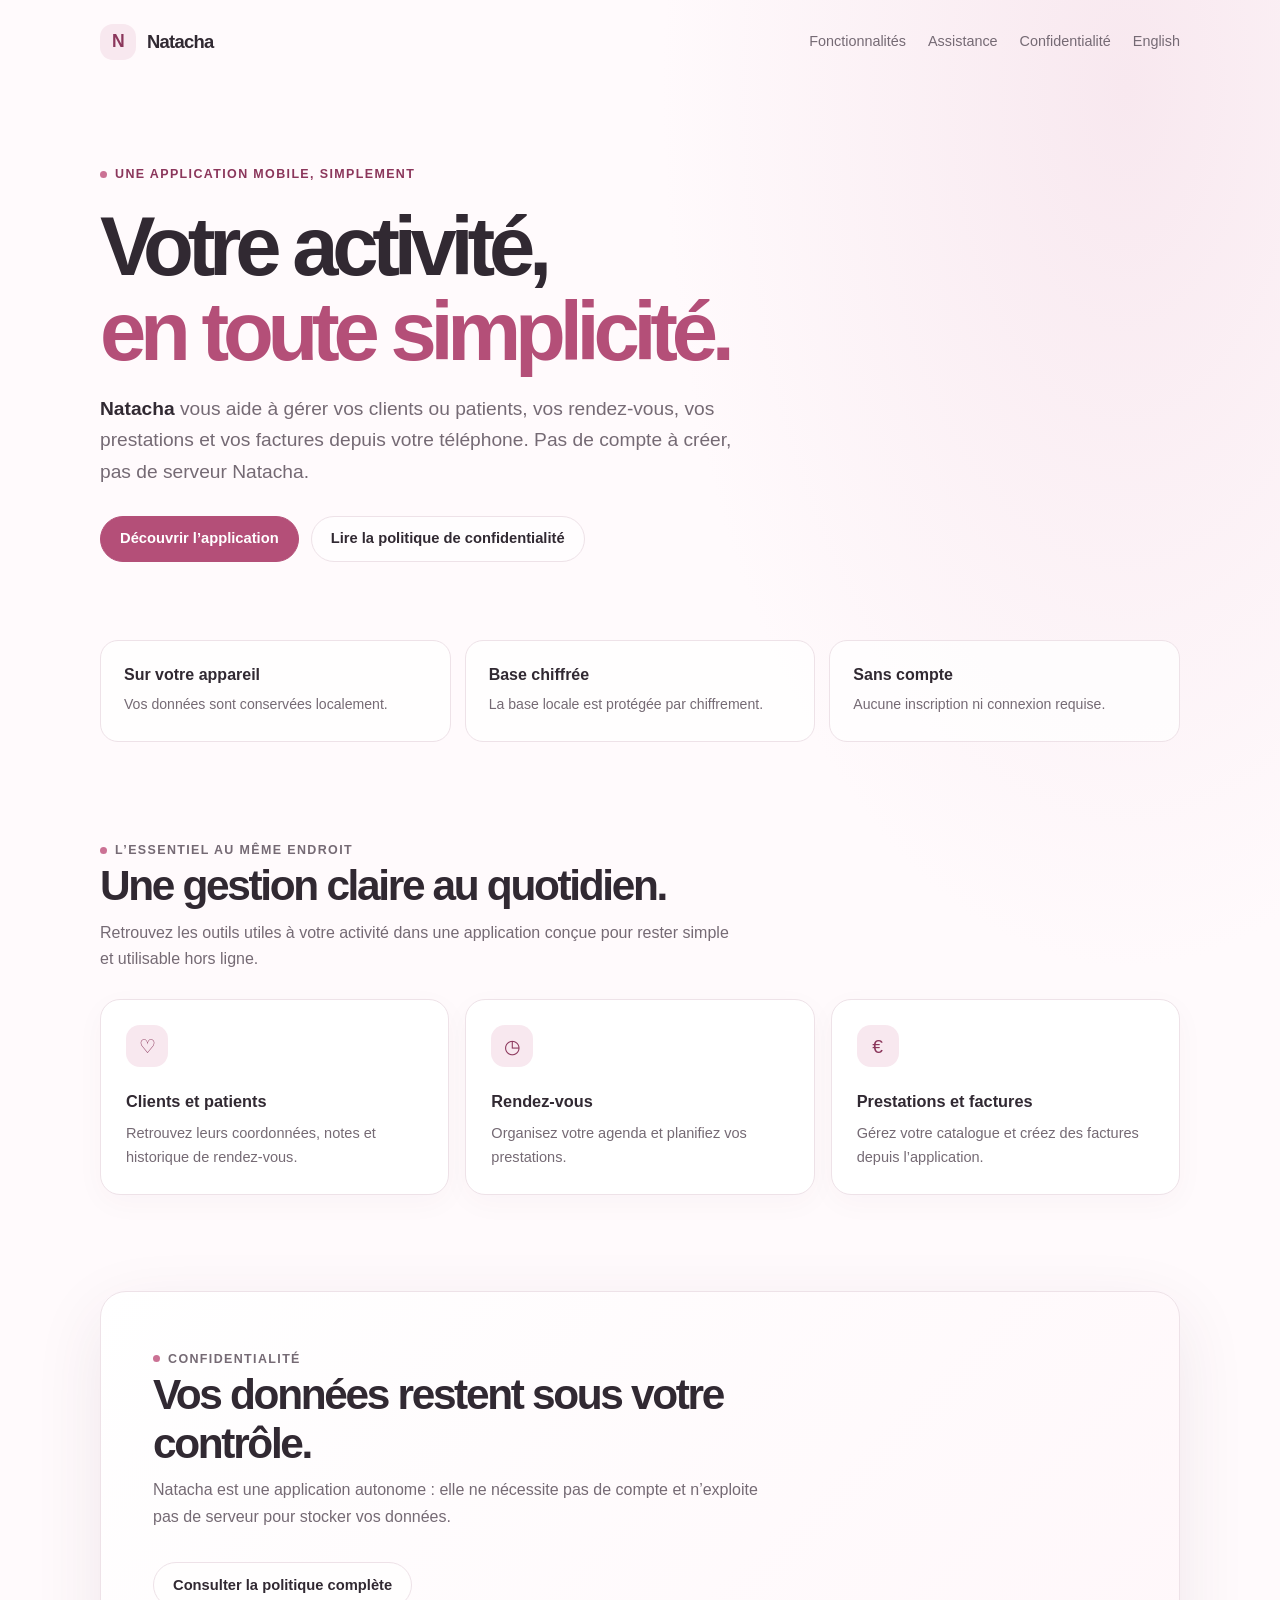
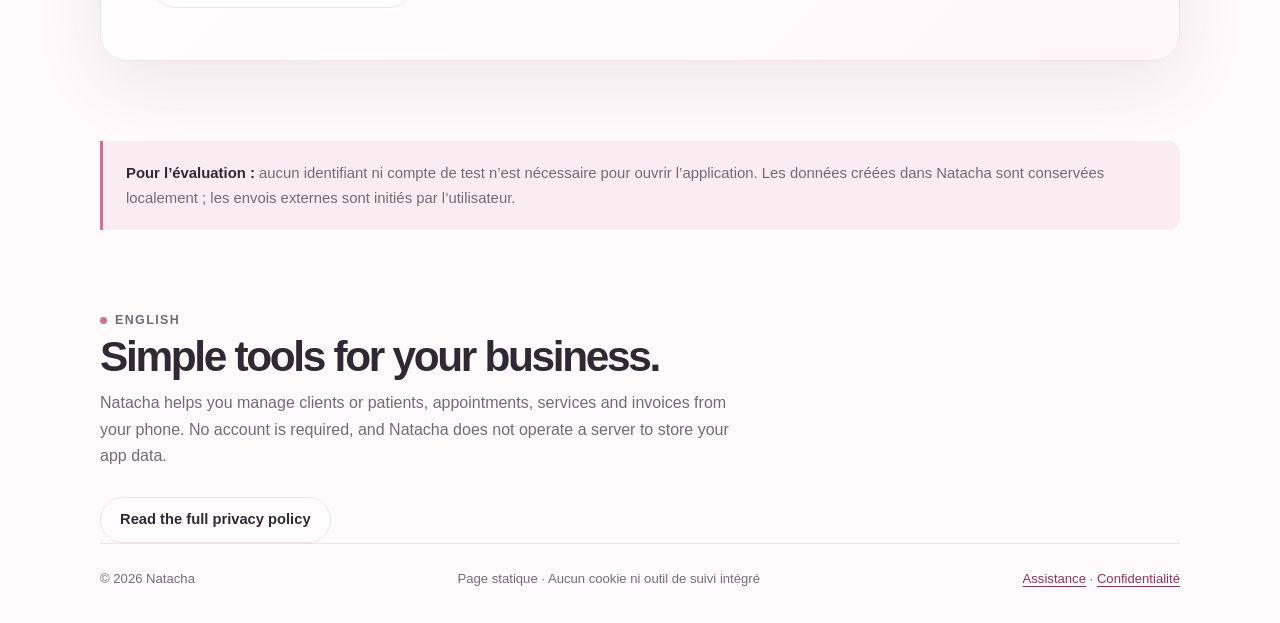
<file: index.html>
<!doctype html>
<html lang="fr">
  <head>
    <meta charset="utf-8" />
    <meta name="viewport" content="width=device-width, initial-scale=1" />
    <meta
      name="description"
      content="Natacha, une application mobile simple pour gérer ses clients, rendez-vous et factures."
    />
    <meta name="theme-color" content="#fffafc" />
    <title>Natacha — gestion simple, données protégées</title>
    <style>
      :root {
        color-scheme: light;
        --ink: #312932;
        --muted: #756a74;
        --pink: #b44f78;
        --pink-dark: #8b365b;
        --pink-light: #f8e8ef;
        --paper: #fffafc;
        --line: #eee2e8;
        --white: #fff;
        --shadow: 0 22px 70px rgb(80 43 61 / 9%);
        font-family:
          -apple-system, BlinkMacSystemFont, "Segoe UI", sans-serif;
      }

      * {
        box-sizing: border-box;
      }

      html {
        scroll-behavior: smooth;
      }

      body {
        margin: 0;
        background:
          radial-gradient(ellipse at 88% 4%, #f8e8ef 0, transparent 29rem),
          var(--paper);
        color: var(--ink);
        line-height: 1.65;
      }

      a {
        color: var(--pink-dark);
        text-underline-offset: 0.2em;
      }

      a:focus-visible {
        outline: 3px solid #d88baa;
        outline-offset: 4px;
        border-radius: 4px;
      }

      .shell {
        width: min(100% - 40px, 1080px);
        margin-inline: auto;
      }

      .topbar {
        display: flex;
        flex-wrap: wrap;
        align-items: center;
        justify-content: space-between;
        gap: 12px 20px;
        min-height: 84px;
      }

      .brand {
        display: inline-flex;
        align-items: center;
        gap: 11px;
        color: var(--ink);
        font-size: 1.15rem;
        font-weight: 750;
        letter-spacing: -0.04em;
        text-decoration: none;
      }

      .brand-mark {
        display: grid;
        width: 36px;
        aspect-ratio: 1;
        place-items: center;
        border-radius: 13px;
        background: var(--pink-light);
        color: var(--pink-dark);
        font-size: 1.1rem;
      }

      .topnav {
        display: flex;
        gap: 22px;
        font-size: 0.9rem;
      }

      .topnav a {
        color: var(--muted);
        text-decoration: none;
      }

      .topnav a:hover {
        color: var(--pink-dark);
      }

      .hero {
        padding: 76px 0 78px;
      }

      .eyebrow {
        display: inline-flex;
        align-items: center;
        gap: 8px;
        margin: 0 0 20px;
        color: var(--pink-dark);
        font-size: 0.78rem;
        font-weight: 750;
        letter-spacing: 0.11em;
        text-transform: uppercase;
      }

      .eyebrow::before {
        width: 7px;
        height: 7px;
        border-radius: 50%;
        background: #cb7194;
        content: "";
      }

      h1,
      h2,
      h3,
      p {
        margin-top: 0;
      }

      h1 {
        max-width: 760px;
        margin-bottom: 18px;
        font-size: clamp(2.6rem, 7vw, 5.2rem);
        font-weight: 720;
        letter-spacing: -0.075em;
        line-height: 1.02;
      }

      h1 span {
        color: var(--pink);
      }

      .hero-copy {
        max-width: 650px;
        margin-bottom: 28px;
        color: var(--muted);
        font-size: clamp(1.02rem, 2vw, 1.2rem);
      }

      .hero-copy strong {
        color: var(--ink);
        font-weight: 650;
      }

      .hero-links {
        display: flex;
        flex-wrap: wrap;
        gap: 12px;
      }

      .button {
        display: inline-flex;
        min-height: 46px;
        align-items: center;
        justify-content: center;
        padding: 0 19px;
        border: 1px solid var(--pink);
        border-radius: 999px;
        background: var(--pink);
        color: var(--white);
        font-size: 0.92rem;
        font-weight: 650;
        text-decoration: none;
        transition:
          background 150ms ease,
          transform 150ms ease;
      }

      .button:hover {
        transform: translateY(-1px);
        background: var(--pink-dark);
      }

      .button.secondary {
        border-color: var(--line);
        background: rgb(255 255 255 / 70%);
        color: var(--ink);
      }

      .button.secondary:hover {
        background: var(--white);
      }

      .trust-row {
        display: grid;
        grid-template-columns: repeat(3, 1fr);
        gap: 14px;
        margin-bottom: 94px;
      }

      .trust-item {
        min-height: 102px;
        padding: 21px 23px;
        border: 1px solid var(--line);
        border-radius: 18px;
        background: rgb(255 255 255 / 75%);
      }

      .trust-item strong {
        display: block;
        margin-bottom: 3px;
        font-size: 1rem;
      }

      .trust-item span {
        color: var(--muted);
        font-size: 0.88rem;
      }

      section {
        scroll-margin-top: 30px;
      }

      .section-heading {
        max-width: 630px;
        margin-bottom: 27px;
      }

      .section-heading h2 {
        margin-bottom: 9px;
        font-size: clamp(1.9rem, 4vw, 2.65rem);
        letter-spacing: -0.055em;
        line-height: 1.15;
      }

      .section-heading p {
        margin-bottom: 0;
        color: var(--muted);
      }

      .features {
        padding-bottom: 96px;
      }

      .feature-grid {
        display: grid;
        grid-template-columns: repeat(3, 1fr);
        gap: 16px;
      }

      .feature {
        min-height: 190px;
        padding: 25px;
        border: 1px solid var(--line);
        border-radius: 20px;
        background: var(--white);
        box-shadow: 0 8px 30px rgb(80 43 61 / 3%);
      }

      .feature-icon {
        display: grid;
        width: 42px;
        height: 42px;
        margin-bottom: 21px;
        place-items: center;
        border-radius: 14px;
        background: var(--pink-light);
        color: var(--pink-dark);
        font-size: 1.2rem;
      }

      .feature h3 {
        margin-bottom: 6px;
        font-size: 1.02rem;
      }

      .feature p {
        margin-bottom: 0;
        color: var(--muted);
        font-size: 0.91rem;
      }

      .privacy {
        margin-bottom: 80px;
        padding: clamp(26px, 5vw, 52px);
        border: 1px solid var(--line);
        border-radius: 26px;
        background: linear-gradient(135deg, #fff 0%, #fff7fa 100%);
        box-shadow: var(--shadow);
      }

      .privacy .section-heading {
        margin-bottom: 32px;
      }

      .privacy-grid {
        display: grid;
        grid-template-columns: repeat(2, 1fr);
        gap: 24px 38px;
      }

      .privacy-item h3 {
        margin-bottom: 6px;
        font-size: 0.99rem;
      }

      .privacy-item p {
        margin-bottom: 0;
        color: var(--muted);
        font-size: 0.91rem;
      }

      .review-note {
        margin: 0 0 76px;
        padding: 20px 23px;
        border-left: 3px solid #cb7194;
        border-radius: 0 12px 12px 0;
        background: #f9edf2;
        color: var(--muted);
        font-size: 0.93rem;
      }

      .review-note strong {
        color: var(--ink);
      }

      footer {
        display: flex;
        flex-wrap: wrap;
        align-items: center;
        justify-content: space-between;
        gap: 12px;
        padding: 24px 0 34px;
        border-top: 1px solid var(--line);
        color: var(--muted);
        font-size: 0.82rem;
      }

      footer p {
        margin: 0;
      }

      @media (max-width: 700px) {
        .shell {
          width: min(100% - 30px, 560px);
        }

        .topbar {
          flex-wrap: wrap;
          min-height: 70px;
          gap: 8px 16px;
          padding-block: 12px;
        }

        .topnav {
          flex-wrap: wrap;
          justify-content: flex-start;
          gap: 13px;
          font-size: 0.82rem;
        }

        .hero {
          padding: 58px 0 56px;
        }

        .trust-row,
        .feature-grid,
        .privacy-grid {
          grid-template-columns: 1fr;
        }

        .trust-row {
          gap: 10px;
          margin-bottom: 72px;
        }

        .trust-item {
          min-height: auto;
          padding: 16px 19px;
        }

        .features {
          padding-bottom: 70px;
        }

        .feature {
          min-height: auto;
        }

        .feature-icon {
          margin-bottom: 15px;
        }

        .privacy {
          margin-bottom: 62px;
          border-radius: 20px;
        }

        .review-note {
          margin-bottom: 58px;
        }
      }

      @media (prefers-reduced-motion: reduce) {
        html {
          scroll-behavior: auto;
        }

        *,
        *::before,
        *::after {
          transition-duration: 0.01ms !important;
        }
      }
    </style>
  </head>
  <body>
    <header class="shell topbar">
      <a class="brand" href="./" aria-label="Natacha, accueil">
        <span class="brand-mark" aria-hidden="true">N</span>
        <span>Natacha</span>
      </a>
      <nav class="topnav" aria-label="Navigation principale">
        <a href="#features">Fonctionnalités</a>
        <a href="support/">Assistance</a>
        <a href="privacy-policy/">Confidentialité</a>
        <a href="#english">English</a>
      </nav>
    </header>

    <main id="top" class="shell">
      <section class="hero" aria-labelledby="hero-title">
        <p class="eyebrow">Une application mobile, simplement</p>
        <h1 id="hero-title">Votre activité,<br /><span>en toute simplicité.</span></h1>
        <p class="hero-copy">
          <strong>Natacha</strong> vous aide à gérer vos clients ou patients,
          vos rendez-vous, vos prestations et vos factures depuis votre téléphone.
          Pas de compte à créer, pas de serveur Natacha.
        </p>
        <div class="hero-links">
          <a class="button" href="#features">Découvrir l’application</a>
          <a class="button secondary" href="privacy-policy/">Lire la politique de confidentialité</a>
        </div>
      </section>

      <div class="trust-row" aria-label="En bref">
        <div class="trust-item">
          <strong>Sur votre appareil</strong>
          <span>Vos données sont conservées localement.</span>
        </div>
        <div class="trust-item">
          <strong>Base chiffrée</strong>
          <span>La base locale est protégée par chiffrement.</span>
        </div>
        <div class="trust-item">
          <strong>Sans compte</strong>
          <span>Aucune inscription ni connexion requise.</span>
        </div>
      </div>

      <section id="features" class="features" aria-labelledby="features-title">
        <div class="section-heading">
          <p class="eyebrow">L’essentiel au même endroit</p>
          <h2 id="features-title">Une gestion claire au quotidien.</h2>
          <p>
            Retrouvez les outils utiles à votre activité dans une application
            conçue pour rester simple et utilisable hors ligne.
          </p>
        </div>
        <div class="feature-grid">
          <article class="feature">
            <div class="feature-icon" aria-hidden="true">♡</div>
            <h3>Clients et patients</h3>
            <p>Retrouvez leurs coordonnées, notes et historique de rendez-vous.</p>
          </article>
          <article class="feature">
            <div class="feature-icon" aria-hidden="true">◷</div>
            <h3>Rendez-vous</h3>
            <p>Organisez votre agenda et planifiez vos prestations.</p>
          </article>
          <article class="feature">
            <div class="feature-icon" aria-hidden="true">€</div>
            <h3>Prestations et factures</h3>
            <p>Gérez votre catalogue et créez des factures depuis l’application.</p>
          </article>
        </div>
      </section>

      <section class="privacy" aria-labelledby="privacy-title">
        <div class="section-heading">
          <p class="eyebrow">Confidentialité</p>
          <h2 id="privacy-title">Vos données restent sous votre contrôle.</h2>
          <p>
            Natacha est une application autonome : elle ne nécessite pas de
            compte et n’exploite pas de serveur pour stocker vos données.
          </p>
        </div>
        <a class="button secondary" href="privacy-policy/">Consulter la politique complète</a>
      </section>

      <aside class="review-note">
        <strong>Pour l’évaluation :</strong> aucun identifiant ni compte de test
        n’est nécessaire pour ouvrir l’application. Les données créées dans
        Natacha sont conservées localement ; les envois externes sont initiés
        par l’utilisateur.
      </aside>

      <section id="english" class="english-version" lang="en" aria-labelledby="english-title">
        <div class="section-heading">
          <p class="eyebrow">English</p>
          <h2 id="english-title">Simple tools for your business.</h2>
          <p>
            Natacha helps you manage clients or patients, appointments, services
            and invoices from your phone. No account is required, and Natacha
            does not operate a server to store your app data.
          </p>
        </div>
        <a class="button secondary" href="privacy-policy/">Read the full privacy policy</a>
      </section>
    </main>

    <footer class="shell">
      <p>© 2026 Natacha</p>
      <p>Page statique · Aucun cookie ni outil de suivi intégré</p>
      <p><a href="support/">Assistance</a> · <a href="privacy-policy/">Confidentialité</a></p>
    </footer>
  </body>
</html>
</file>
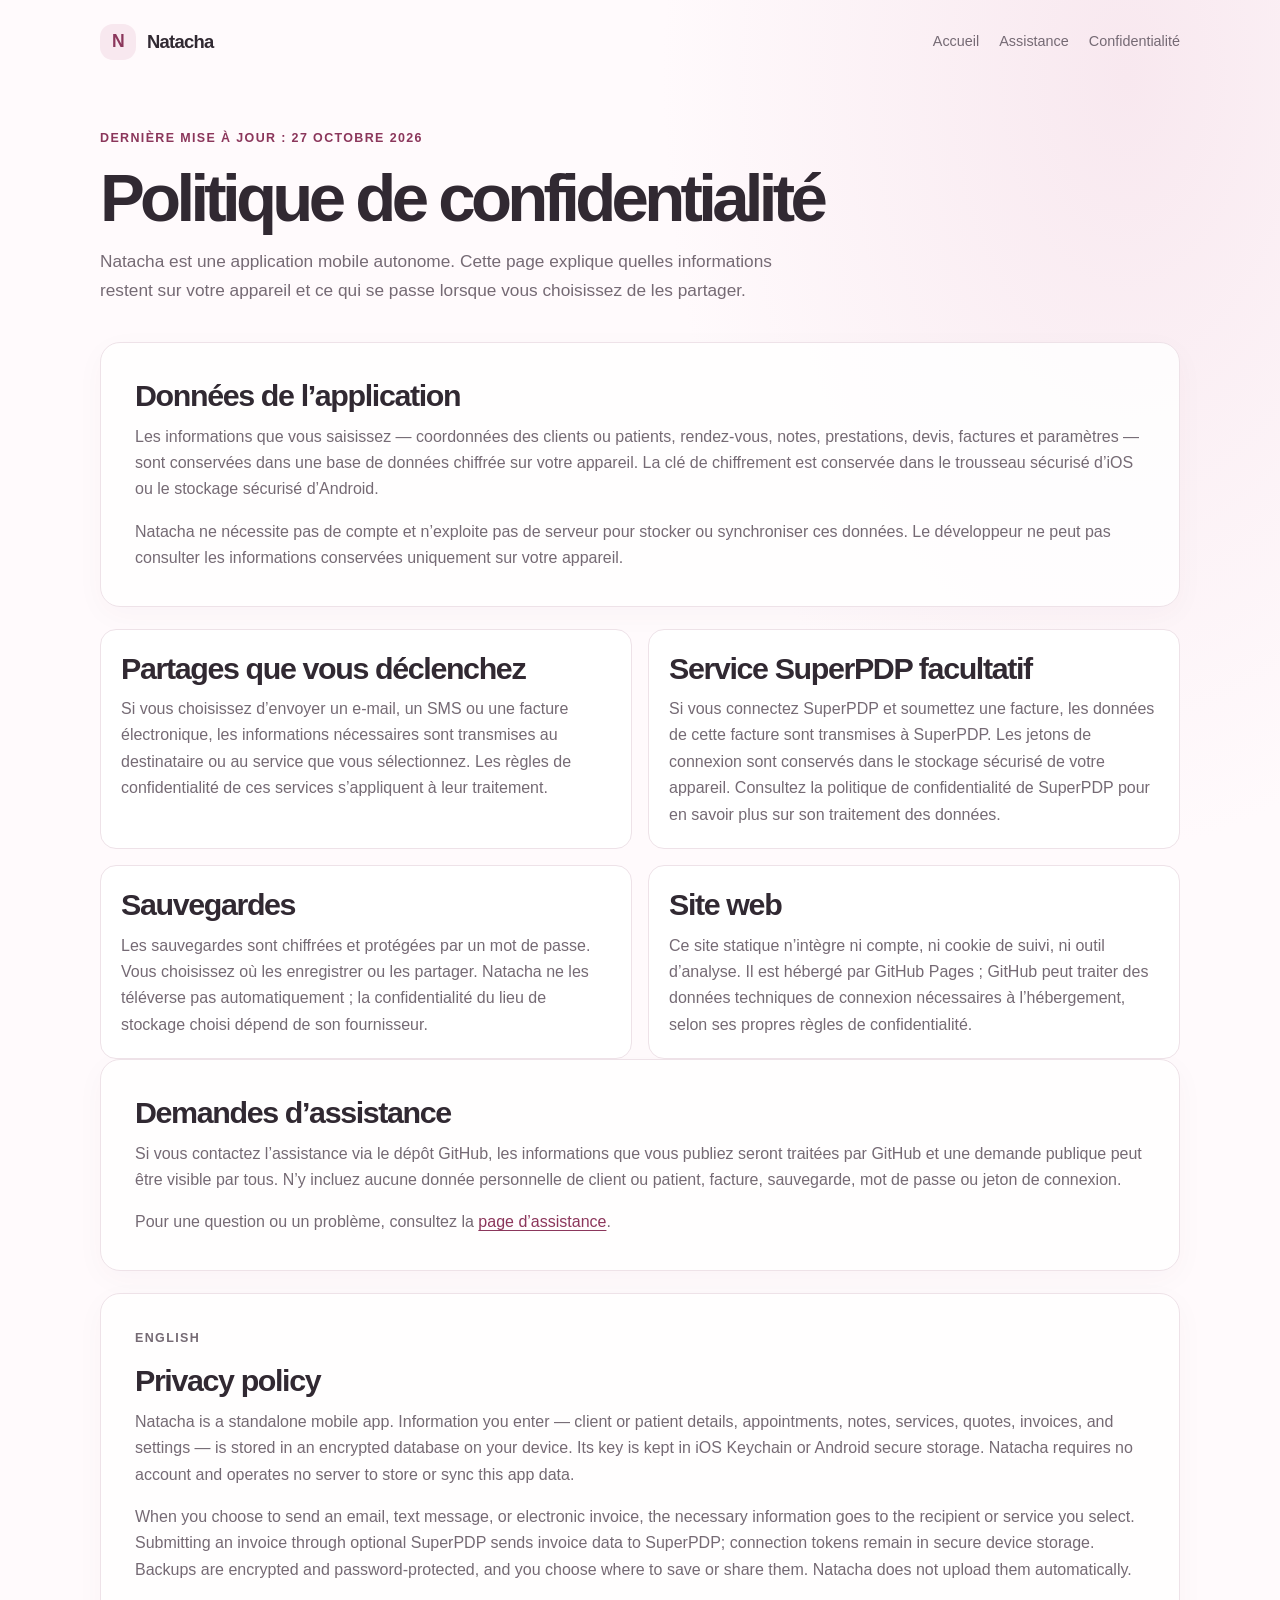
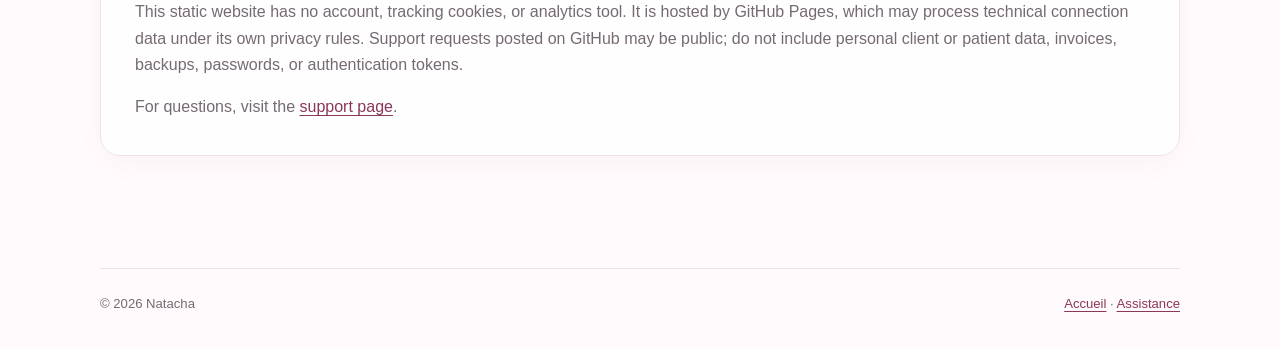
<file: privacy-policy/index.html>
<!doctype html>
<html lang="fr">
  <head>
    <meta charset="utf-8" />
    <meta name="viewport" content="width=device-width, initial-scale=1" />
    <meta
      name="description"
      content="Politique de confidentialité de l’application mobile Natacha."
    />
    <meta name="theme-color" content="#fffafc" />
    <title>Politique de confidentialité — Natacha</title>
    <link rel="stylesheet" href="../site.css" />
  </head>
  <body>
    <header class="shell topbar">
      <a class="brand" href="../" aria-label="Natacha, accueil">
        <span class="brand-mark" aria-hidden="true">N</span>
        <span>Natacha</span>
      </a>
      <nav class="topnav" aria-label="Navigation principale">
        <a href="../">Accueil</a>
        <a href="../support/">Assistance</a>
        <a href="./" aria-current="page">Confidentialité</a>
      </nav>
    </header>

    <main class="shell">
      <header class="page-heading">
        <p class="eyebrow">Dernière mise à jour : 27 octobre 2026</p>
        <h1>Politique de confidentialité</h1>
        <p class="lede">
          Natacha est une application mobile autonome. Cette page explique
          quelles informations restent sur votre appareil et ce qui se passe
          lorsque vous choisissez de les partager.
        </p>
      </header>

      <section class="page-card" aria-labelledby="app-data-title">
        <h2 id="app-data-title">Données de l’application</h2>
        <p>
          Les informations que vous saisissez — coordonnées des clients ou
          patients, rendez-vous, notes, prestations, devis, factures et
          paramètres — sont conservées dans une base de données chiffrée sur
          votre appareil. La clé de chiffrement est conservée dans le trousseau
          sécurisé d’iOS ou le stockage sécurisé d’Android.
        </p>
        <p>
          Natacha ne nécessite pas de compte et n’exploite pas de serveur pour
          stocker ou synchroniser ces données. Le développeur ne peut pas
          consulter les informations conservées uniquement sur votre appareil.
        </p>
      </section>

      <section class="content-grid" aria-label="Utilisation des données">
        <article class="privacy-item">
          <h2>Partages que vous déclenchez</h2>
          <p>
            Si vous choisissez d’envoyer un e-mail, un SMS ou une facture
            électronique, les informations nécessaires sont transmises au
            destinataire ou au service que vous sélectionnez. Les règles de
            confidentialité de ces services s’appliquent à leur traitement.
          </p>
        </article>
        <article class="privacy-item">
          <h2>Service SuperPDP facultatif</h2>
          <p>
            Si vous connectez SuperPDP et soumettez une facture, les données de
            cette facture sont transmises à SuperPDP. Les jetons de connexion
            sont conservés dans le stockage sécurisé de votre appareil. Consultez
            la politique de confidentialité de SuperPDP pour en savoir plus sur
            son traitement des données.
          </p>
        </article>
        <article class="privacy-item">
          <h2>Sauvegardes</h2>
          <p>
            Les sauvegardes sont chiffrées et protégées par un mot de passe. Vous
            choisissez où les enregistrer ou les partager. Natacha ne les
            téléverse pas automatiquement ; la confidentialité du lieu de
            stockage choisi dépend de son fournisseur.
          </p>
        </article>
        <article class="privacy-item">
          <h2>Site web</h2>
          <p>
            Ce site statique n’intègre ni compte, ni cookie de suivi, ni outil
            d’analyse. Il est hébergé par GitHub Pages ; GitHub peut traiter des
            données techniques de connexion nécessaires à l’hébergement, selon
            ses propres règles de confidentialité.
          </p>
        </article>
      </section>

      <section class="page-card">
        <h2>Demandes d’assistance</h2>
        <p>
          Si vous contactez l’assistance via le dépôt GitHub, les informations
          que vous publiez seront traitées par GitHub et une demande publique
          peut être visible par tous. N’y incluez aucune donnée personnelle de
          client ou patient, facture, sauvegarde, mot de passe ou jeton de
          connexion.
        </p>
        <p>
          Pour une question ou un problème, consultez la
          <a href="../support/">page d’assistance</a>.
        </p>
      </section>

      <section class="page-card" lang="en" aria-labelledby="english-title">
        <p class="eyebrow">English</p>
        <h2 id="english-title">Privacy policy</h2>
        <p>
          Natacha is a standalone mobile app. Information you enter — client or
          patient details, appointments, notes, services, quotes, invoices, and
          settings — is stored in an encrypted database on your device. Its key
          is kept in iOS Keychain or Android secure storage. Natacha requires no
          account and operates no server to store or sync this app data.
        </p>
        <p>
          When you choose to send an email, text message, or electronic invoice,
          the necessary information goes to the recipient or service you select.
          Submitting an invoice through optional SuperPDP sends invoice data to
          SuperPDP; connection tokens remain in secure device storage. Backups
          are encrypted and password-protected, and you choose where to save or
          share them. Natacha does not upload them automatically.
        </p>
        <p>
          This static website has no account, tracking cookies, or analytics
          tool. It is hosted by GitHub Pages, which may process technical
          connection data under its own privacy rules. Support requests posted
          on GitHub may be public; do not include personal client or patient
          data, invoices, backups, passwords, or authentication tokens.
        </p>
        <p>
          For questions, visit the <a href="../support/">support page</a>.
        </p>
      </section>
    </main>

    <footer class="shell">
      <p>© 2026 Natacha</p>
      <p><a href="../">Accueil</a> · <a href="../support/">Assistance</a></p>
    </footer>
  </body>
</html>
</file>
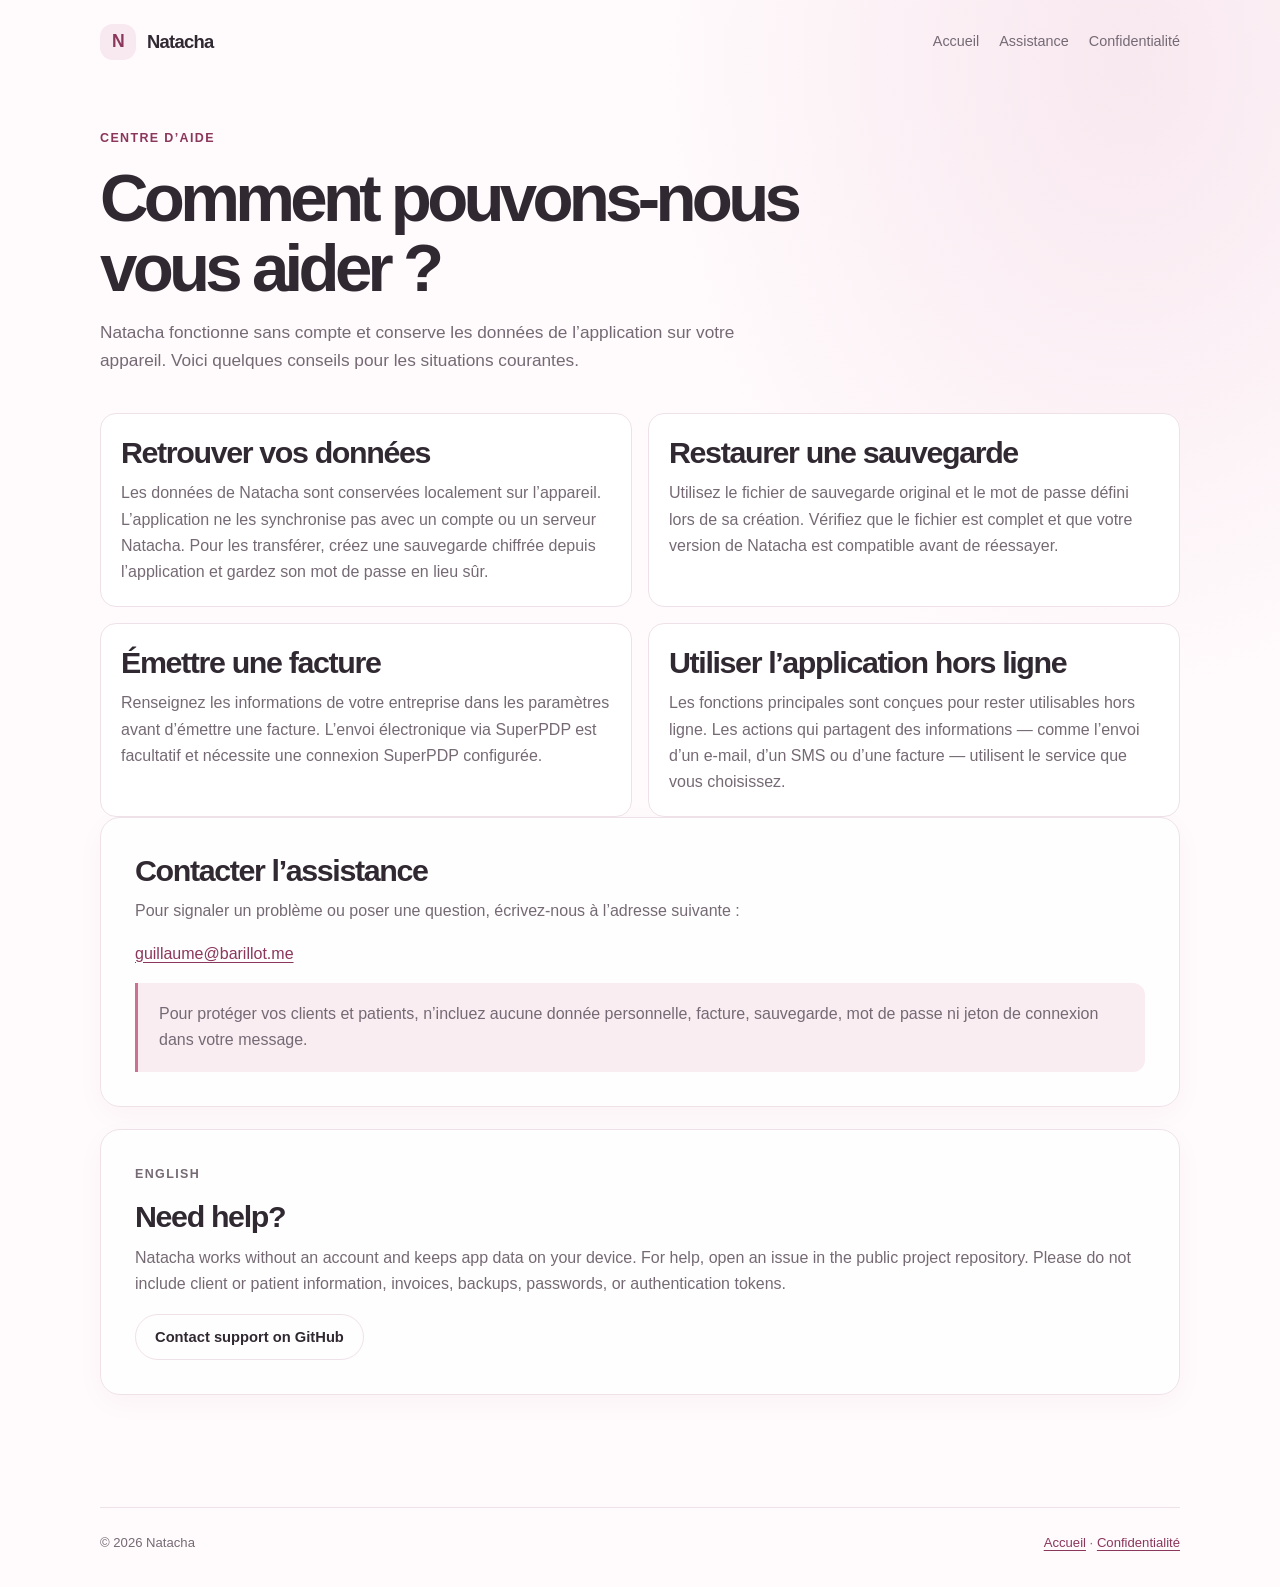
<file: support/index.html>
<!doctype html>
<html lang="fr">
  <head>
    <meta charset="utf-8" />
    <meta name="viewport" content="width=device-width, initial-scale=1" />
    <meta
      name="description"
      content="Aide et assistance pour l’application Natacha."
    />
    <meta name="theme-color" content="#fffafc" />
    <title>Assistance — Natacha</title>
    <link rel="stylesheet" href="../site.css" />
  </head>
  <body>
    <header class="shell topbar">
      <a class="brand" href="../" aria-label="Natacha, accueil">
        <span class="brand-mark" aria-hidden="true">N</span>
        <span>Natacha</span>
      </a>
      <nav class="topnav" aria-label="Navigation principale">
        <a href="../">Accueil</a>
        <a href="./" aria-current="page">Assistance</a>
        <a href="../privacy-policy/">Confidentialité</a>
      </nav>
    </header>

    <main class="shell">
      <header class="page-heading">
        <p class="eyebrow">Centre d’aide</p>
        <h1>Comment pouvons-nous vous aider&nbsp;?</h1>
        <p class="lede">
          Natacha fonctionne sans compte et conserve les données de l’application
          sur votre appareil. Voici quelques conseils pour les situations
          courantes.
        </p>
      </header>

      <section class="content-grid" aria-label="Conseils d’aide">
        <article class="privacy-item">
          <h2>Retrouver vos données</h2>
          <p>
            Les données de Natacha sont conservées localement sur l’appareil.
            L’application ne les synchronise pas avec un compte ou un serveur
            Natacha. Pour les transférer, créez une sauvegarde chiffrée depuis
            l’application et gardez son mot de passe en lieu sûr.
          </p>
        </article>
        <article class="privacy-item">
          <h2>Restaurer une sauvegarde</h2>
          <p>
            Utilisez le fichier de sauvegarde original et le mot de passe défini
            lors de sa création. Vérifiez que le fichier est complet et que votre
            version de Natacha est compatible avant de réessayer.
          </p>
        </article>
        <article class="privacy-item">
          <h2>Émettre une facture</h2>
          <p>
            Renseignez les informations de votre entreprise dans les paramètres
            avant d’émettre une facture. L’envoi électronique via SuperPDP est
            facultatif et nécessite une connexion SuperPDP configurée.
          </p>
        </article>
        <article class="privacy-item">
          <h2>Utiliser l’application hors ligne</h2>
          <p>
            Les fonctions principales sont conçues pour rester utilisables hors
            ligne. Les actions qui partagent des informations — comme l’envoi
            d’un e-mail, d’un SMS ou d’une facture — utilisent le service que
            vous choisissez.
          </p>
        </article>
      </section>

      <section class="page-card" aria-labelledby="contact-title">
        <h2 id="contact-title">Contacter l’assistance</h2>
        <p>
          Pour signaler un problème ou poser une question, écrivez-nous à
          l’adresse suivante :
        </p>
        <p><a href="mailto:guillaume@barillot.me">guillaume@barillot.me</a></p>
        <p class="review-note">
          Pour protéger vos clients et patients, n’incluez aucune donnée
          personnelle, facture, sauvegarde, mot de passe ni jeton de connexion
          dans votre message.
        </p>
      </section>

      <section class="page-card" lang="en" aria-labelledby="english-title">
        <p class="eyebrow">English</p>
        <h2 id="english-title">Need help?</h2>
        <p>
          Natacha works without an account and keeps app data on your device.
          For help, open an issue in the public project repository. Please do
          not include client or patient information, invoices, backups,
          passwords, or authentication tokens.
        </p>
        <a
          class="button secondary"
          href="https://github.com/gbarillot/natacha-web/issues/new"
          rel="noreferrer"
          target="_blank"
        >
          Contact support on GitHub
        </a>
      </section>
    </main>

    <footer class="shell">
      <p>© 2026 Natacha</p>
      <p><a href="../">Accueil</a> · <a href="../privacy-policy/">Confidentialité</a></p>
    </footer>
  </body>
</html>
</file>
<file: site.css>
:root {
  color-scheme: light;
  --ink: #312932;
  --muted: #756a74;
  --pink: #b44f78;
  --pink-dark: #8b365b;
  --pink-light: #f8e8ef;
  --paper: #fffafc;
  --line: #eee2e8;
  --white: #fff;
  --shadow: 0 22px 70px rgb(80 43 61 / 9%);
  font-family: -apple-system, BlinkMacSystemFont, "Segoe UI", sans-serif;
}

* {
  box-sizing: border-box;
}

html {
  scroll-behavior: smooth;
}

body {
  margin: 0;
  background:
    radial-gradient(ellipse at 88% 4%, #f8e8ef 0, transparent 29rem),
    var(--paper);
  color: var(--ink);
  line-height: 1.65;
}

a {
  color: var(--pink-dark);
  text-underline-offset: 0.2em;
}

a:focus-visible {
  outline: 3px solid #d88baa;
  outline-offset: 4px;
  border-radius: 4px;
}

.shell {
  width: min(100% - 40px, 1080px);
  margin-inline: auto;
}

.topbar {
  display: flex;
  flex-wrap: wrap;
  min-height: 84px;
  align-items: center;
  justify-content: space-between;
  gap: 20px;
}

.brand {
  display: inline-flex;
  align-items: center;
  gap: 11px;
  color: var(--ink);
  font-size: 1.15rem;
  font-weight: 750;
  letter-spacing: -0.04em;
  text-decoration: none;
}

.brand-mark {
  display: grid;
  width: 36px;
  aspect-ratio: 1;
  place-items: center;
  border-radius: 13px;
  background: var(--pink-light);
  color: var(--pink-dark);
  font-size: 1.1rem;
}

.topnav {
  display: flex;
  flex-wrap: wrap;
  justify-content: flex-end;
  gap: 20px;
  font-size: 0.9rem;
}

.topnav a {
  color: var(--muted);
  text-decoration: none;
}

.topnav a:hover {
  color: var(--pink-dark);
}

main {
  padding-block: 44px 90px;
}

.page-heading {
  max-width: 740px;
  margin-bottom: 38px;
}

.eyebrow {
  margin: 0 0 14px;
  color: var(--pink-dark);
  font-size: 0.78rem;
  font-weight: 750;
  letter-spacing: 0.11em;
  text-transform: uppercase;
}

h1,
h2,
h3,
p {
  margin-top: 0;
}

h1 {
  margin-bottom: 14px;
  font-size: clamp(2.4rem, 6vw, 4.2rem);
  font-weight: 720;
  letter-spacing: -0.07em;
  line-height: 1.05;
}

h2 {
  margin-bottom: 10px;
  font-size: clamp(1.45rem, 3vw, 1.9rem);
  letter-spacing: -0.045em;
  line-height: 1.2;
}

h3 {
  margin-bottom: 8px;
  font-size: 1.05rem;
}

.lede,
.muted {
  color: var(--muted);
}

.lede {
  max-width: 680px;
  margin-bottom: 0;
  font-size: 1.08rem;
}

.page-card {
  margin-bottom: 22px;
  padding: clamp(22px, 4vw, 34px);
  border: 1px solid var(--line);
  border-radius: 20px;
  background: rgb(255 255 255 / 85%);
  box-shadow: 0 8px 30px rgb(80 43 61 / 3%);
}

.page-card > :last-child,
.privacy-item > :last-child {
  margin-bottom: 0;
}

.content-grid {
  display: grid;
  grid-template-columns: repeat(2, minmax(0, 1fr));
  gap: 16px;
}

.privacy-item {
  padding: 20px;
  border: 1px solid var(--line);
  border-radius: 16px;
  background: var(--white);
}

.privacy-item p,
.page-card p,
.page-card li {
  color: var(--muted);
}

.privacy-item p:last-child {
  margin-bottom: 0;
}

.button {
  display: inline-flex;
  min-height: 46px;
  align-items: center;
  justify-content: center;
  padding: 0 19px;
  border: 1px solid var(--pink);
  border-radius: 999px;
  background: var(--pink);
  color: var(--white);
  font-size: 0.92rem;
  font-weight: 650;
  text-decoration: none;
}

.button:hover {
  background: var(--pink-dark);
}

.button.secondary {
  border-color: var(--line);
  background: rgb(255 255 255 / 70%);
  color: var(--ink);
}

.review-note {
  padding: 18px 21px;
  border-left: 3px solid #cb7194;
  border-radius: 0 12px 12px 0;
  background: #f9edf2;
  color: var(--muted);
}

.review-note strong {
  color: var(--ink);
}

footer {
  display: flex;
  flex-wrap: wrap;
  align-items: center;
  justify-content: space-between;
  gap: 12px;
  padding: 24px 0 34px;
  border-top: 1px solid var(--line);
  color: var(--muted);
  font-size: 0.82rem;
}

footer p {
  margin: 0;
}

@media (max-width: 700px) {
  .shell {
    width: min(100% - 30px, 560px);
  }

  .topbar {
    flex-wrap: wrap;
    min-height: 70px;
    align-items: flex-start;
    gap: 8px 16px;
    padding-block: 16px;
  }

  .topnav {
    gap: 8px 13px;
    font-size: 0.82rem;
  }

  .content-grid {
    grid-template-columns: 1fr;
  }
}

@media (prefers-reduced-motion: reduce) {
  html {
    scroll-behavior: auto;
  }
}
</file>
